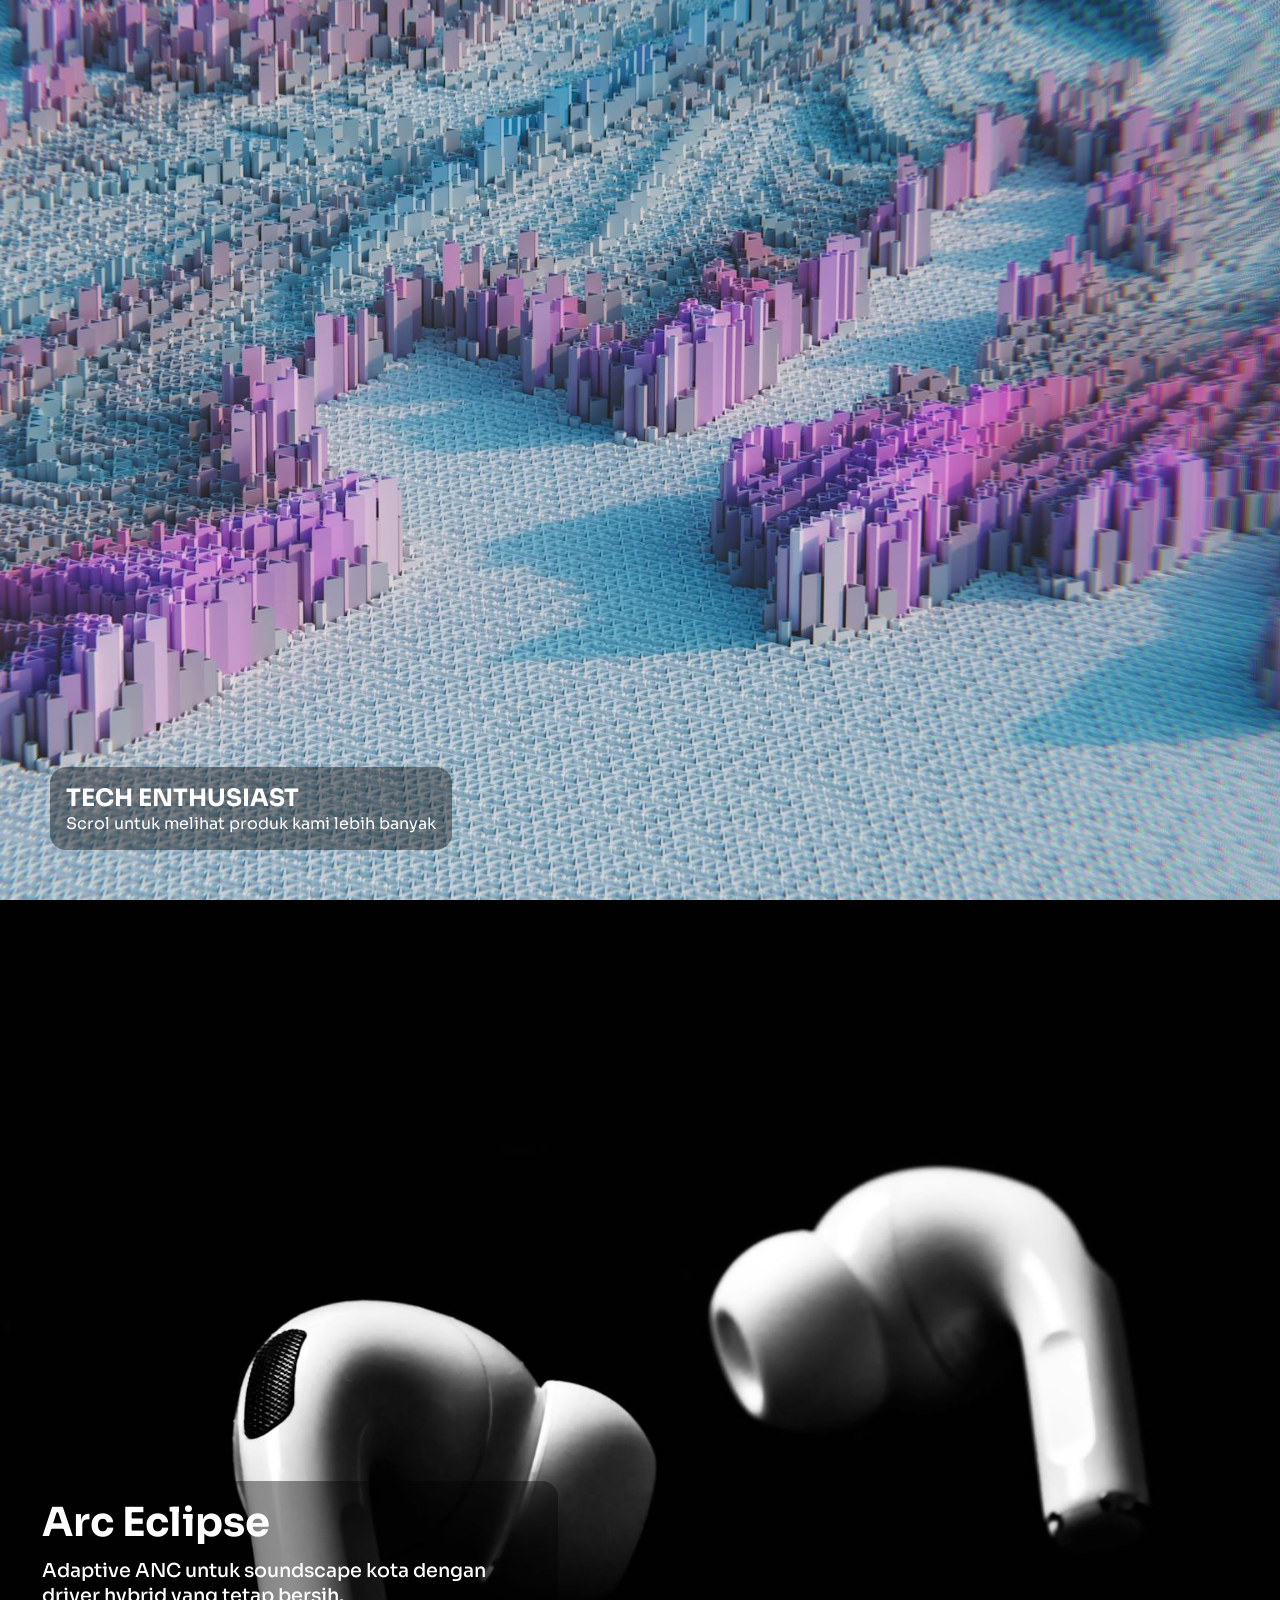
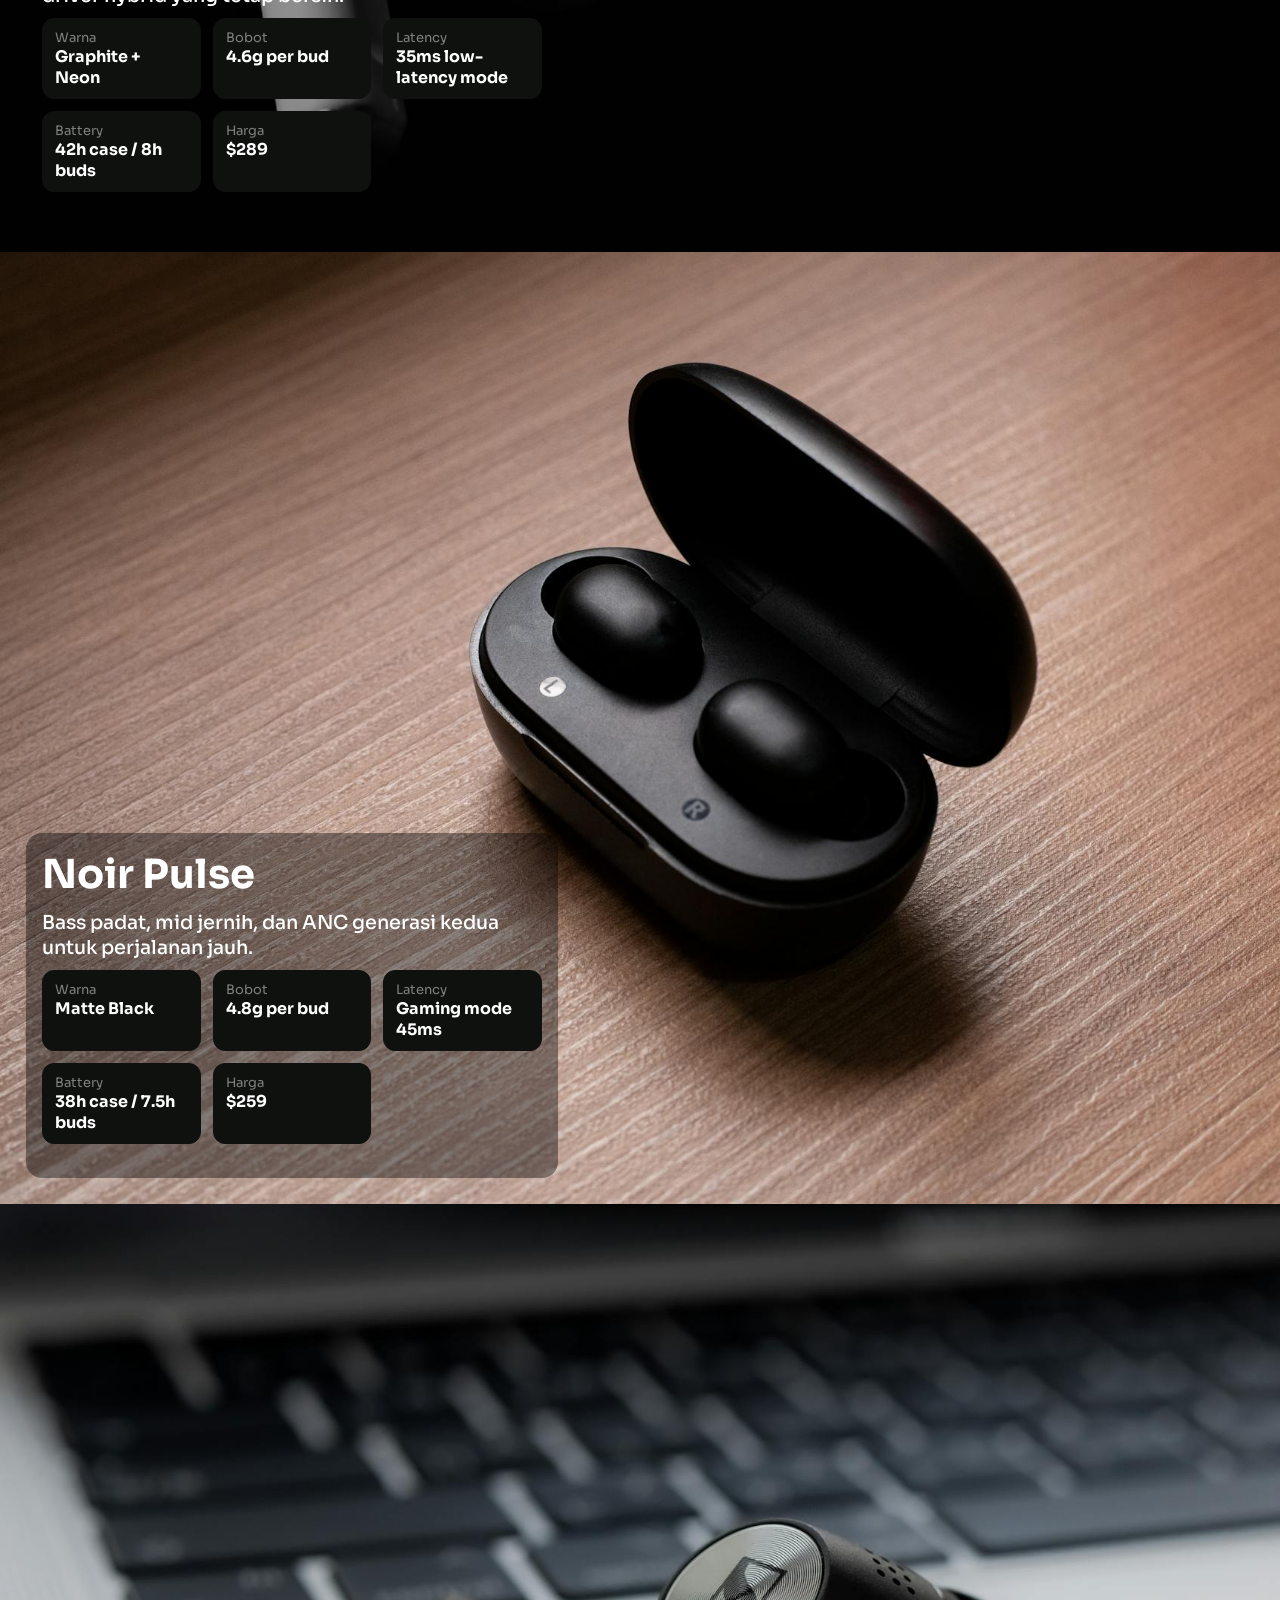
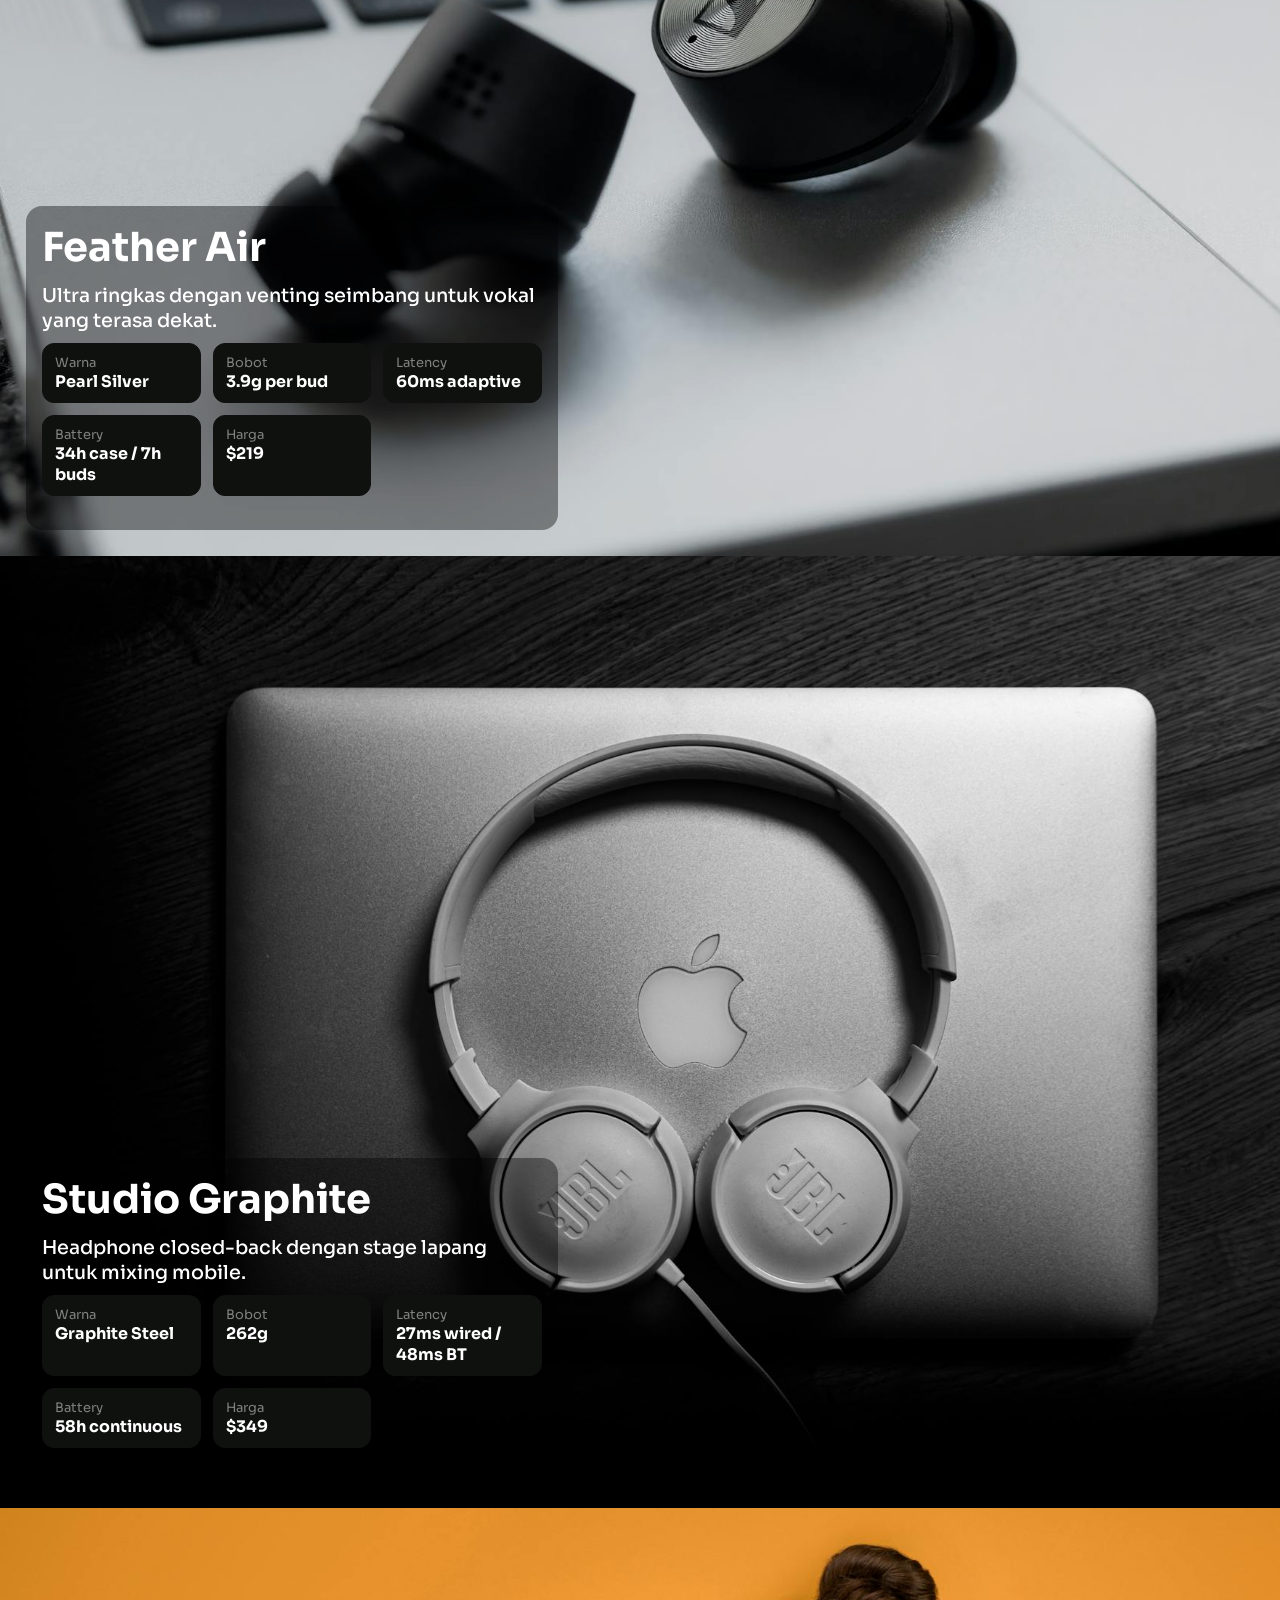
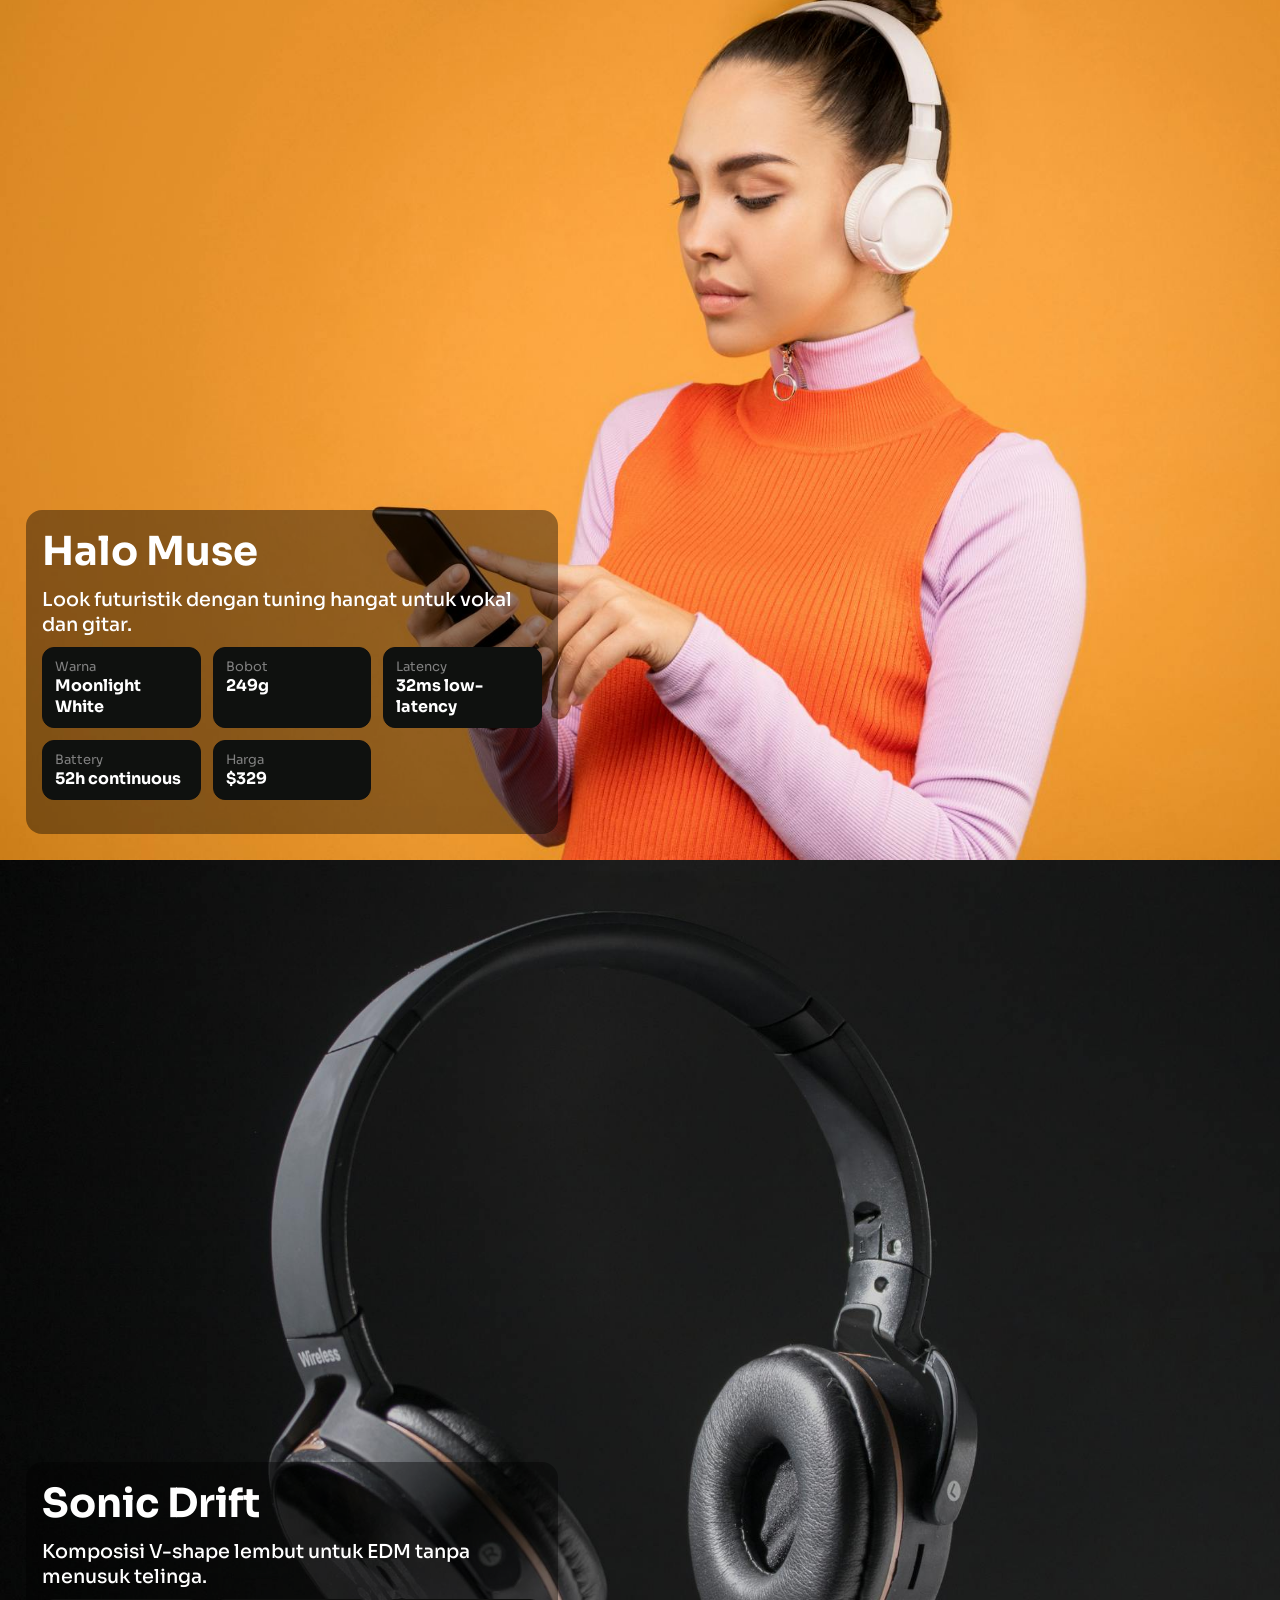
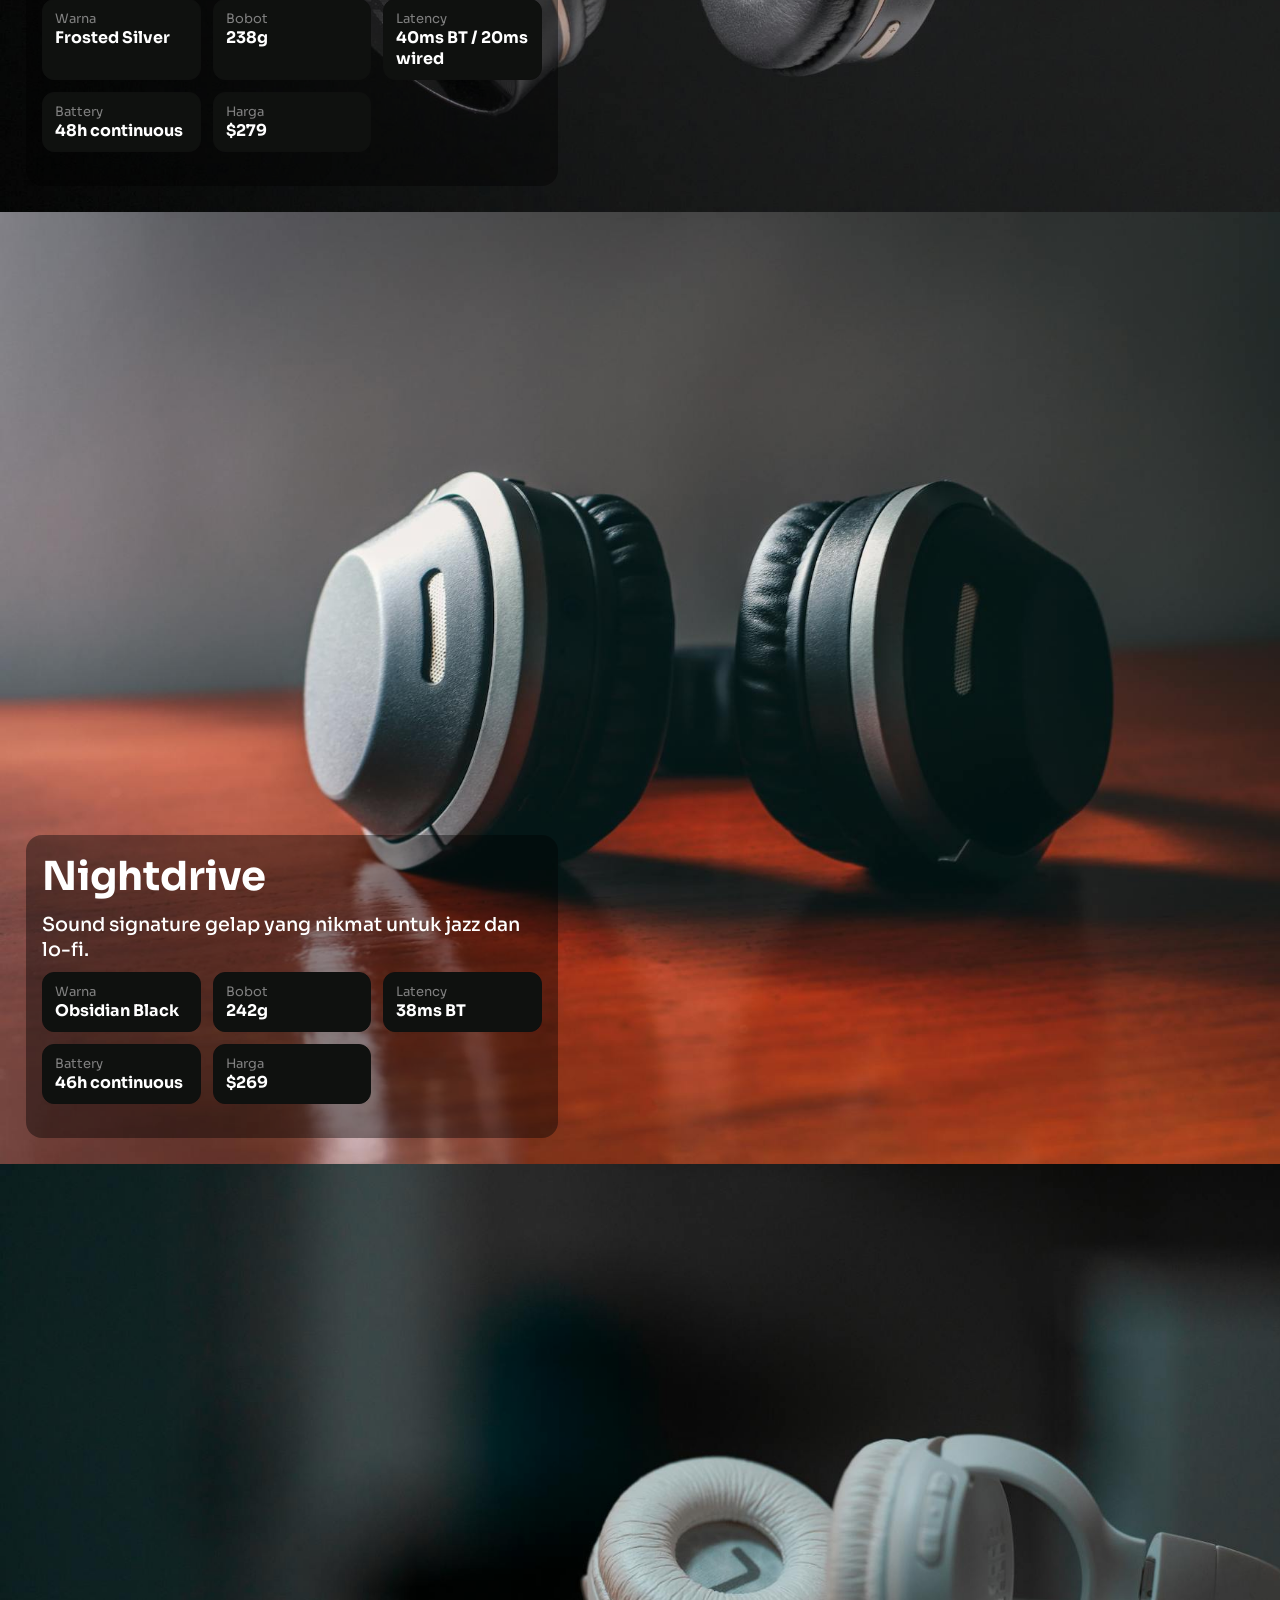
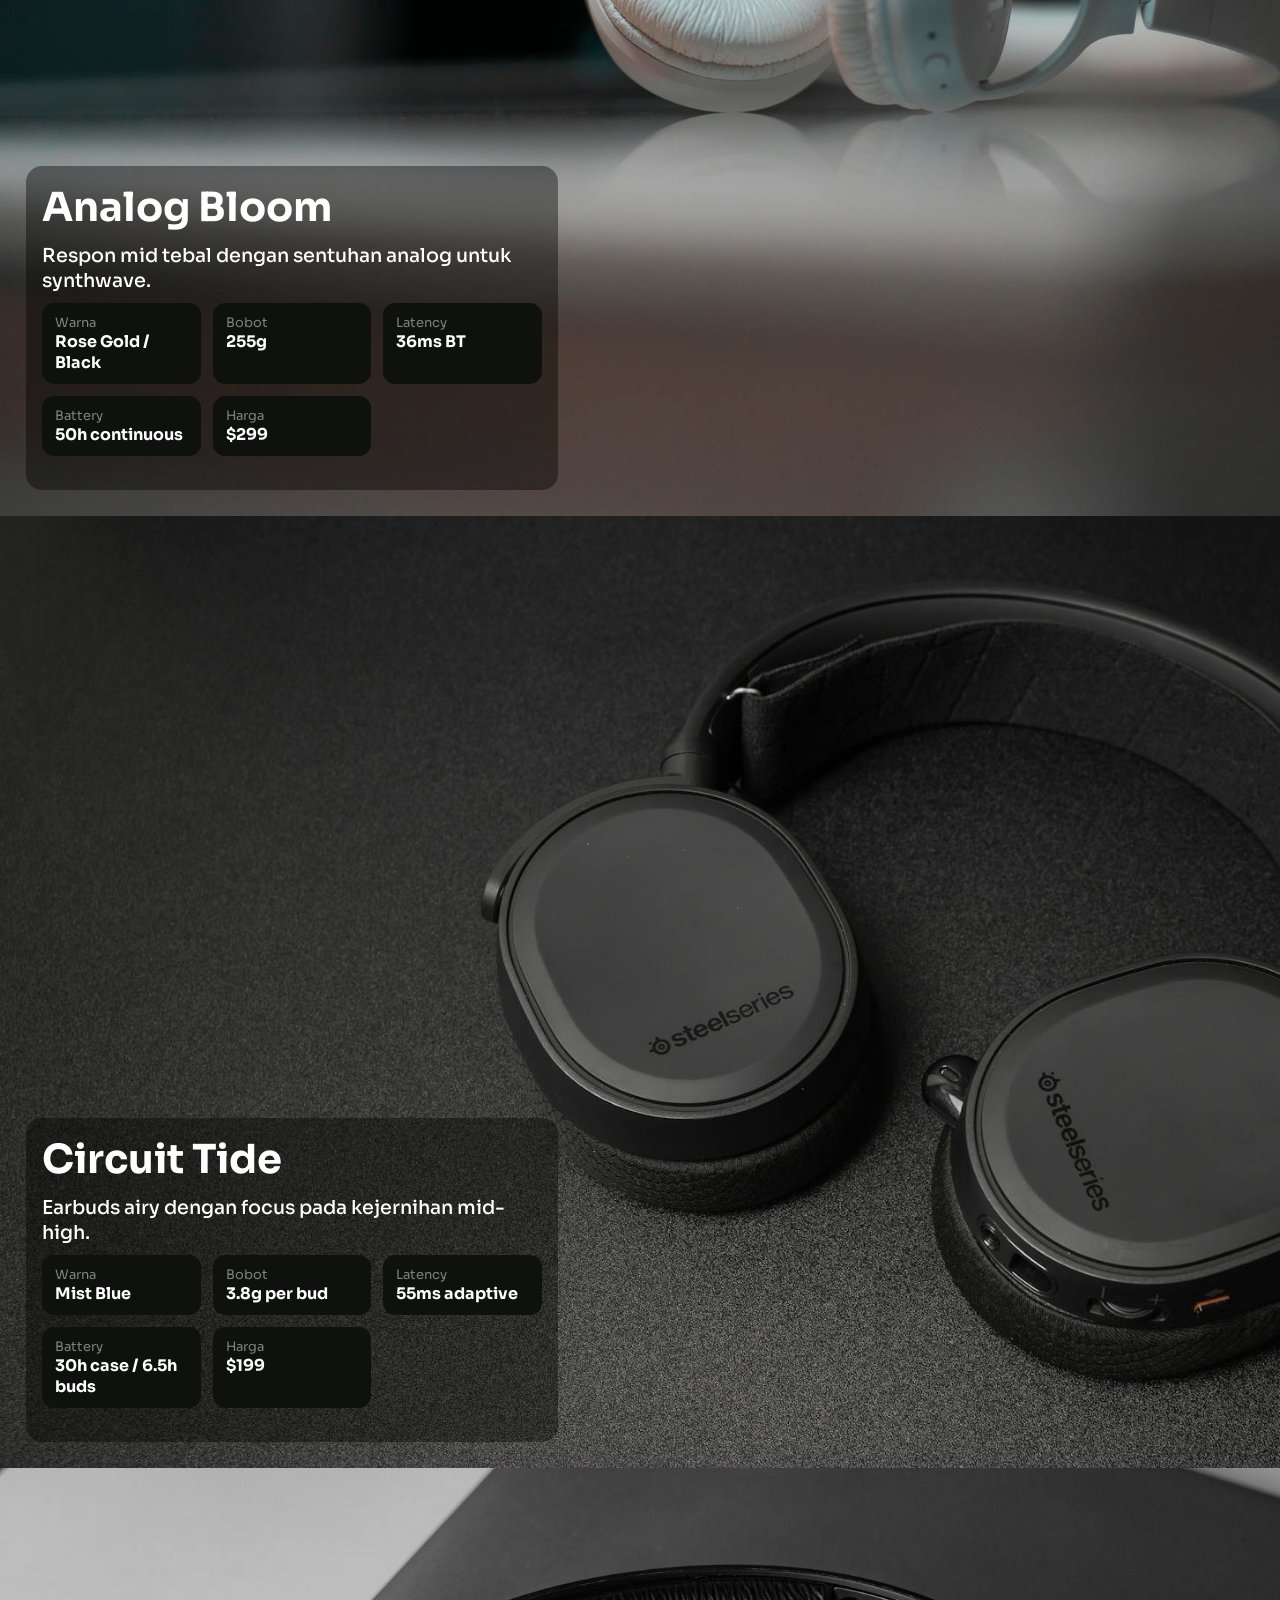
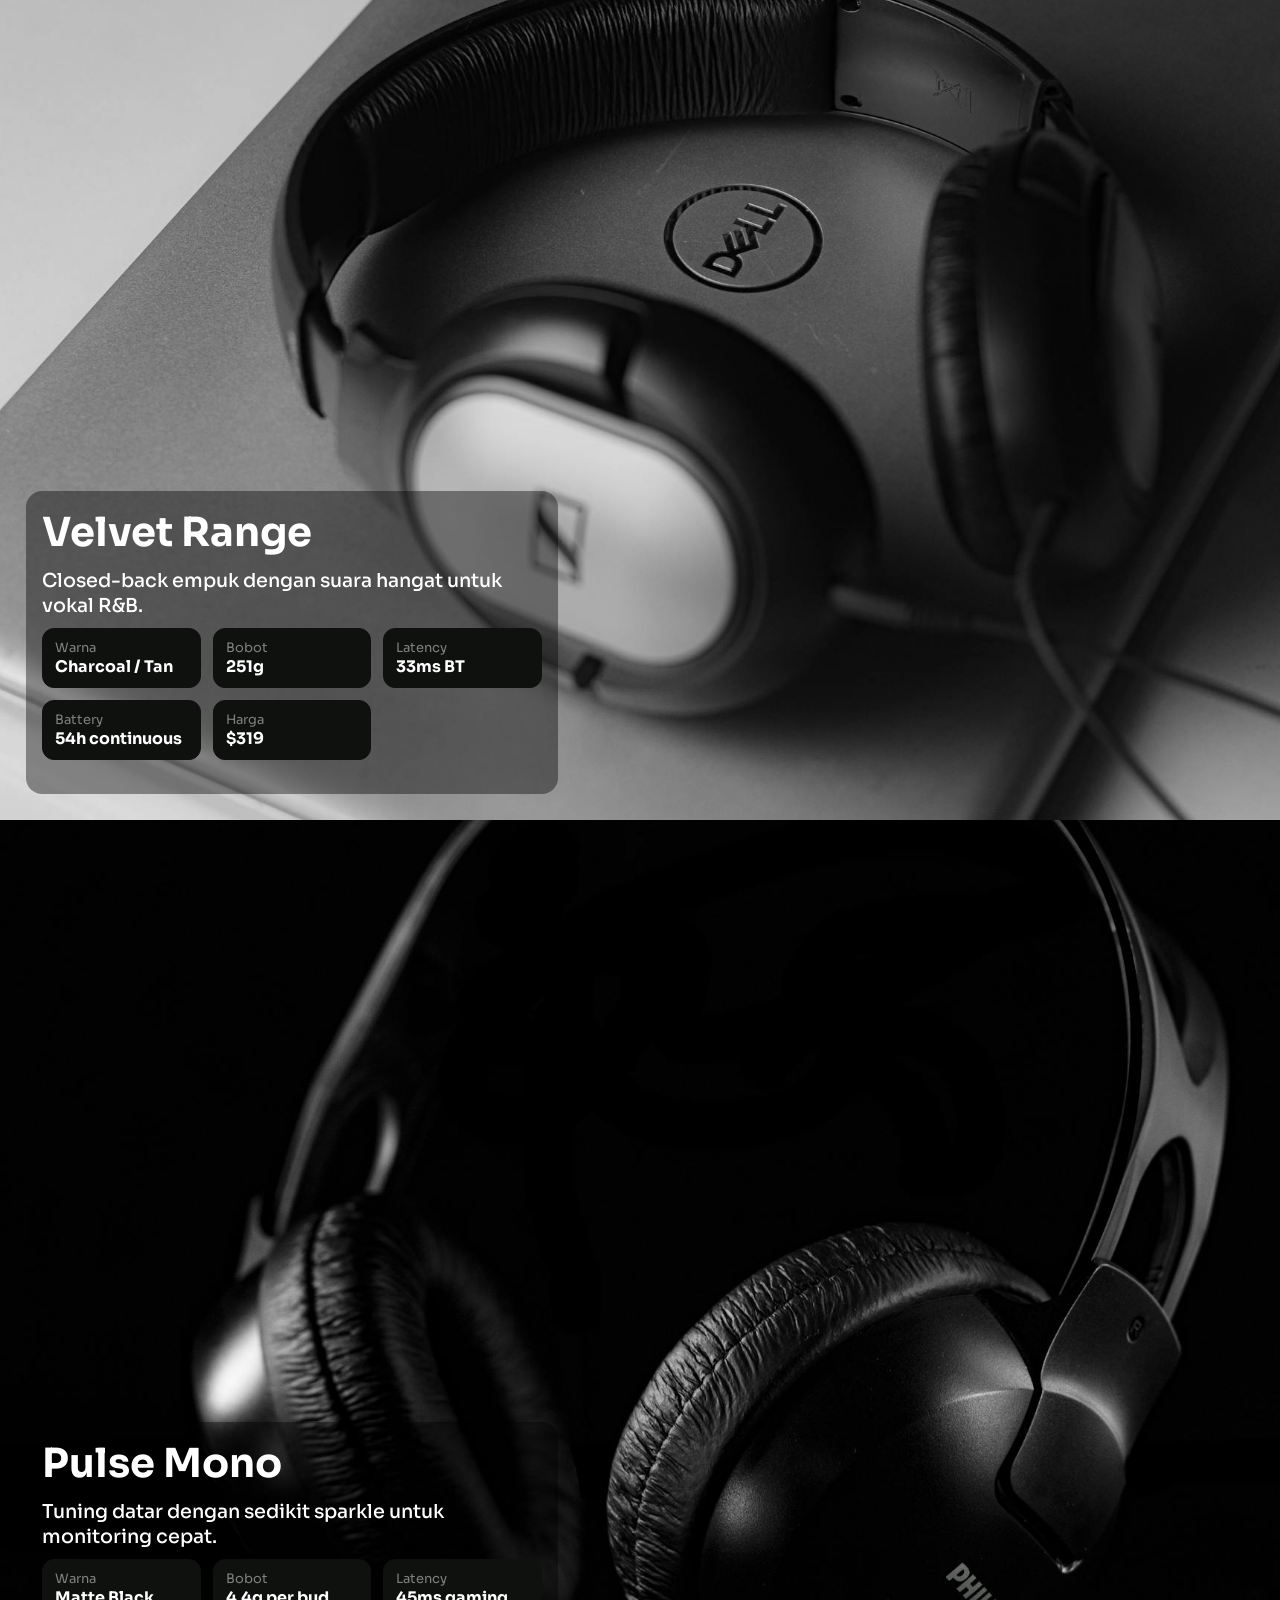
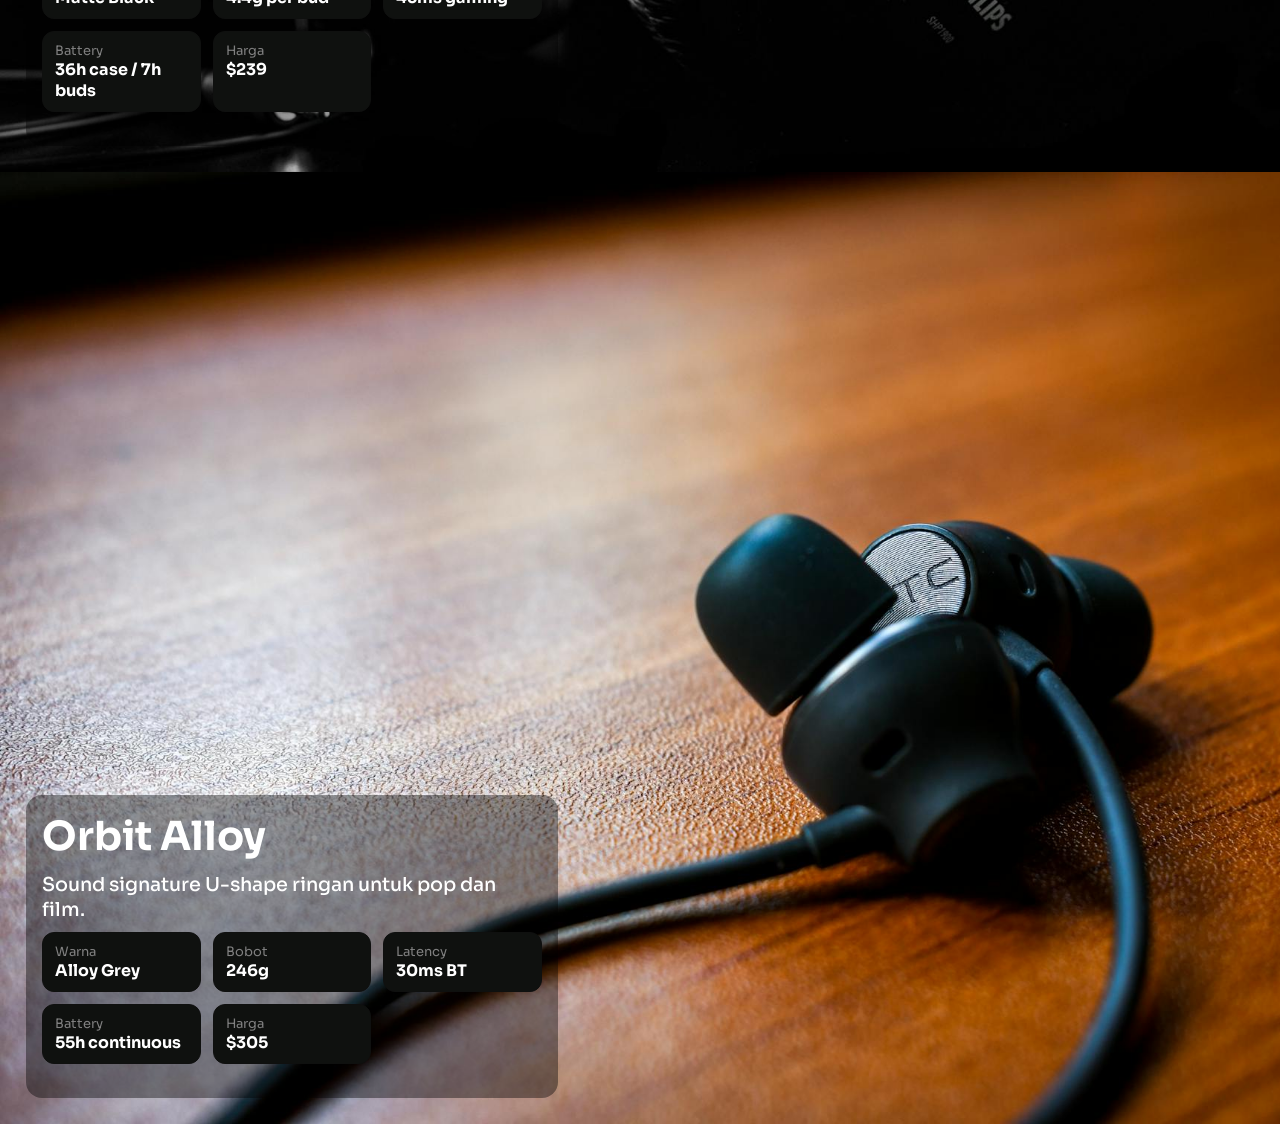
<file: index.html>
<!DOCTYPE html>
<html lang="en">
<head>
    <meta charset="UTF-8">
    <meta name="viewport" content="width=device-width, initial-scale=1.0">
    <title>Document</title>
    <link rel="stylesheet" href="style.css">
    <link rel="preconnect" href="https://fonts.googleapis.com">
    <link rel="preconnect" href="https://fonts.gstatic.com" crossorigin>
    <link href="https://fonts.googleapis.com/css2?family=Bitcount+Single:wght@100..900&family=Sora:wght@100..800&display=swap" rel="stylesheet">
</head>
<body>
    <section class="hero">
        <div class="hero-text">
            <h1>TECH ENTHUSIAST</h1>
            <p>Scrol untuk melihat produk kami lebih banyak</p>
        </div>
    </section>

    <div id="productList"></div>

    <script src="script.js"></script>
</body>
</html>
</file>
<file: style.css>
html,
body, *, :root {
    margin: 0;
    padding: 0;
    scroll-snap-type: y mandatory;
    scroll-behavior: smooth;

}

body {
    font-family: "Sora", sans-serif;
}

.hero,
.product {
    scroll-snap-align: start;
}

.title{
    margin-bottom: 10px;
    font-size: 2.5rem;margin-bottom: 10px;
}

.subtitle{
    font-size: 1.2rem;
    font-weight: 500;
}

.hero {
    background-image: url("assets/images/main-image.jpg");
    min-height: 100vh;
    background-size: cover;
    background-position: right;
    position: relative;
}

.hero-text {
    color: white;
    background-color: rgba(0, 0, 0, 0.4);
    padding: 16px;
    position: absolute;
    left: 50px;
    bottom: 50px;
    border-radius: 16px;
}

.product{
    min-height: 100vh;
    background-size: cover;
    background-repeat: no-repeat;
    display: flex;
    flex-direction: column;
    justify-content: end;
    align-items: start;
    padding: 26px;
}

.product-text{
    color: white;
    width: 500px;
    max-width: 750px;
    background-color: rgba(0, 0, 0, 0.4);
    padding: 16px;
    border-radius: 16px;
}

.product-text:hover {
    cursor: pointer;
    background-color: white;
    color: rgb(224, 77, 24);
    transition: all ease-in-out 0.6s;

}

.product-stats{
    display: grid;
    gap: 12px;
    margin: 10px 0 18px;
    grid-template-columns: repeat(auto-fit, minmax(120px, 1fr));
}

.stat{
    padding: 10px 12px;
    border-radius: 12px;
    background-color: #0f110f;
    border: 1px solid #0f100f;
    display: flex;
    flex-direction: column;
}

.label{
    color: gray;
    font-size: 13px;
}

.value{
    font-weight: 700;
}
</file>
